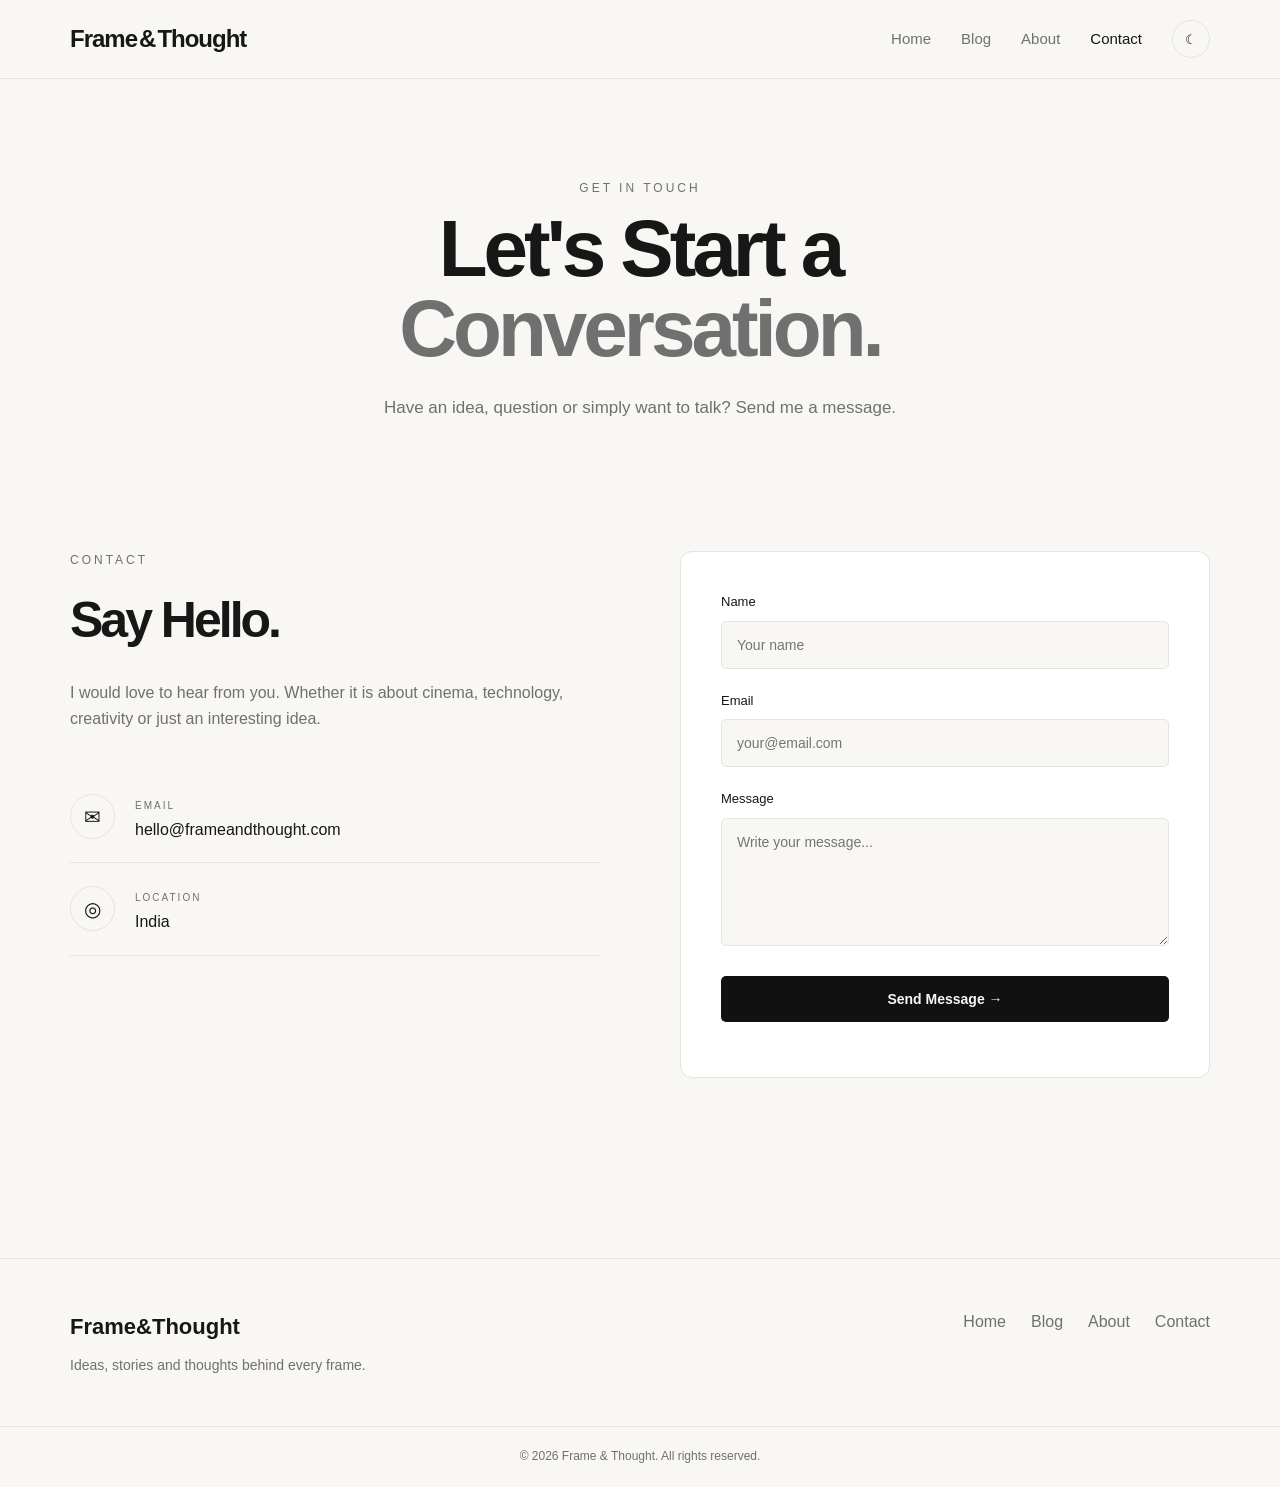
<file: contact.html>
<!DOCTYPE html>
<html lang="en">

<head>

    <meta charset="UTF-8">

    <meta name="viewport"
          content="width=device-width, initial-scale=1.0">

    <title>Contact | Frame & Thought</title>

    <link rel="stylesheet" href="style.css">

</head>


<body>


<header>

    <nav class="navbar">

        <a href="index.html" class="logo">
            Frame<span>&</span>Thought
        </a>

        <button class="menu-btn" id="menuBtn">
            ☰
        </button>

        <ul class="nav-links" id="navLinks">

            <li>
                <a href="index.html">
                    Home
                </a>
            </li>

            <li>
                <a href="blog.html">
                    Blog
                </a>
            </li>

            <li>
                <a href="about.html">
                    About
                </a>
            </li>

            <li>
                <a href="contact.html"
                   class="active">
                    Contact
                </a>
            </li>

            <li>
                <button id="themeBtn"
                        class="theme-btn">
                    ☾
                </button>
            </li>

        </ul>

    </nav>

</header>


<main>


    <section class="page-hero">

        <p class="section-label">
            GET IN TOUCH
        </p>

        <h1>
            Let's Start a
            <span>Conversation.</span>
        </h1>

        <p>
            Have an idea, question or simply want to talk?
            Send me a message.
        </p>

    </section>



    <section class="contact-section">


        <div class="contact-info">

            <p class="section-label">
                CONTACT
            </p>

            <h2>
                Say Hello.
            </h2>

            <p>
                I would love to hear from you.
                Whether it is about cinema, technology,
                creativity or just an interesting idea.
            </p>


            <div class="contact-details">

                <div class="contact-item">

                    <span class="contact-icon">
                        ✉
                    </span>

                    <div>

                        <small>
                            EMAIL
                        </small>

                        <p>
                            hello@frameandthought.com
                        </p>

                    </div>

                </div>


                <div class="contact-item">

                    <span class="contact-icon">
                        ◎
                    </span>

                    <div>

                        <small>
                            LOCATION
                        </small>

                        <p>
                            India
                        </p>

                    </div>

                </div>

            </div>

        </div>



        <div class="contact-form-box">

            <form id="contactForm">

                <div class="form-group">

                    <label for="name">
                        Name
                    </label>

                    <input
                        type="text"
                        id="name"
                        placeholder="Your name"
                        required>

                </div>


                <div class="form-group">

                    <label for="email">
                        Email
                    </label>

                    <input
                        type="email"
                        id="email"
                        placeholder="your@email.com"
                        required>

                </div>


                <div class="form-group">

                    <label for="message">
                        Message
                    </label>

                    <textarea
                        id="message"
                        rows="6"
                        placeholder="Write your message..."
                        required></textarea>

                </div>


                <button
                    type="submit"
                    class="submit-btn">

                    Send Message →

                </button>


                <p
                    id="formMessage"
                    class="form-message">
                </p>

            </form>

        </div>

    </section>


</main>



<footer>

    <div class="footer-content">

        <div>

            <h3>
                Frame<span>&</span>Thought
            </h3>

            <p>
                Ideas, stories and thoughts behind every frame.
            </p>

        </div>


        <div class="footer-links">

            <a href="index.html">Home</a>
            <a href="blog.html">Blog</a>
            <a href="about.html">About</a>
            <a href="contact.html">Contact</a>

        </div>

    </div>


    <div class="footer-bottom">

        <p>
            © 2026 Frame & Thought. All rights reserved.
        </p>

    </div>

</footer>


<script src="script.js"></script>

</body>
</html>
</file>
<file: style.css>
* {
    margin: 0;
    padding: 0;
    box-sizing: border-box;
}

html {
    scroll-behavior: smooth;
}

body {
    font-family: Arial, Helvetica, sans-serif;
    background: var(--bg);
    color: var(--text);
    line-height: 1.6;
    transition: 0.3s;
}


/* =========================
   THEME
========================= */

:root {
    --bg: #f8f7f4;
    --card-bg: #ffffff;
    --text: #171717;
    --muted: #707070;
    --border: #e4e4e4;
    --accent: #111111;
}

body.dark-mode {
    --bg: #111111;
    --card-bg: #1b1b1b;
    --text: #f5f5f5;
    --muted: #aaaaaa;
    --border: #333333;
    --accent: #ffffff;
}


/* =========================
   NAVBAR
========================= */

header {
    position: sticky;
    top: 0;
    z-index: 1000;
    background: var(--bg);
    border-bottom: 1px solid var(--border);
}

.navbar {
    max-width: 1200px;
    margin: auto;
    padding: 20px 30px;
    display: flex;
    align-items: center;
    justify-content: space-between;
}

.logo {
    color: var(--text);
    text-decoration: none;
    font-size: 24px;
    font-weight: 700;
    letter-spacing: -1px;
}

.logo span {
    margin: 0 2px;
}

.nav-links {
    display: flex;
    align-items: center;
    gap: 30px;
    list-style: none;
}

.nav-links a {
    text-decoration: none;
    color: var(--muted);
    font-size: 15px;
    transition: 0.3s;
}

.nav-links a:hover,
.nav-links a.active {
    color: var(--text);
}

.theme-btn {
    border: 1px solid var(--border);
    background: transparent;
    color: var(--text);
    width: 38px;
    height: 38px;
    border-radius: 50%;
    cursor: pointer;
}

.menu-btn {
    display: none;
    border: none;
    background: transparent;
    color: var(--text);
    font-size: 25px;
    cursor: pointer;
}


/* =========================
   HERO
========================= */

.hero {
    min-height: 80vh;
    display: flex;
    align-items: center;
    justify-content: center;
    text-align: center;
    padding: 80px 20px;
}

.hero-content {
    max-width: 850px;
}

.hero-small {
    font-size: 12px;
    letter-spacing: 4px;
    color: var(--muted);
    margin-bottom: 20px;
}

.hero h1 {
    font-size: clamp(50px, 8vw, 100px);
    line-height: 0.95;
    letter-spacing: -5px;
    margin-bottom: 30px;
}

.hero h1 span {
    color: var(--muted);
}

.hero-description {
    max-width: 600px;
    margin: auto;
    color: var(--muted);
    font-size: 18px;
}

.hero-btn {
    display: inline-block;
    margin-top: 35px;
    padding: 14px 25px;
    background: var(--accent);
    color: var(--bg);
    text-decoration: none;
    border-radius: 5px;
    transition: 0.3s;
}

.hero-btn:hover {
    transform: translateY(-3px);
}


/* =========================
   SECTIONS
========================= */

.featured,
.blog-list {
    max-width: 1200px;
    margin: auto;
    padding: 80px 30px;
}

.section-heading {
    display: flex;
    justify-content: space-between;
    align-items: end;
    margin-bottom: 40px;
}

.section-label {
    color: var(--muted);
    font-size: 12px;
    letter-spacing: 3px;
    margin-bottom: 10px;
}

.section-heading h2 {
    font-size: 42px;
    letter-spacing: -2px;
}

.view-all {
    color: var(--text);
    text-decoration: none;
    border-bottom: 1px solid var(--text);
}


/* =========================
   BLOG GRID
========================= */

.blog-grid {
    display: grid;
    grid-template-columns: repeat(3, 1fr);
    gap: 30px;
}

.blog-card {
    background: var(--card-bg);
    border: 1px solid var(--border);
    border-radius: 12px;
    overflow: hidden;
    transition: 0.3s;
}

.blog-card:hover {
    transform: translateY(-6px);
}


/* =========================
   IMAGES
========================= */

.blog-image {
    position: relative;
    width: 100%;
    height: 240px;
    overflow: hidden;
    background: #dddddd;
}

.blog-image img {
    width: 100%;
    height: 100%;
    display: block;
    object-fit: cover;
    object-position: center;
    transition: transform 0.5s ease;
}

.blog-card:hover .blog-image img {
    transform: scale(1.05);
}

.blog-image span {
    position: absolute;
    bottom: 15px;
    left: 15px;
    background: rgba(0, 0, 0, 0.75);
    color: white;
    padding: 6px 12px;
    border-radius: 20px;
    font-size: 12px;
}


/* ABOUT IMAGE */

.about-image {
    width: 100%;
    height: 500px;
    overflow: hidden;
    border-radius: 14px;
}

.about-image img {
    width: 100%;
    height: 100%;
    object-fit: cover;
    display: block;
}


/* =========================
   BLOG CONTENT
========================= */

.blog-content {
    padding: 25px;
}

.blog-date {
    color: var(--muted);
    font-size: 12px;
    margin-bottom: 10px;
}

.blog-content h3 {
    font-size: 22px;
    line-height: 1.25;
    margin-bottom: 12px;
}

.blog-content p {
    color: var(--muted);
    font-size: 14px;
}

.read-more {
    display: inline-block;
    margin-top: 20px;
    border: none;
    background: none;
    color: var(--text);
    cursor: pointer;
    text-decoration: none;
    font-weight: 600;
    font-size: 14px;
}


/* =========================
   BLOG HEADER
========================= */

.blog-header {
    max-width: 900px;
    margin: auto;
    padding: 100px 30px 60px;
    text-align: center;
}

.blog-header h1 {
    font-size: 70px;
    letter-spacing: -4px;
    margin-bottom: 20px;
}

.blog-header > p:last-child {
    color: var(--muted);
}


/* =========================
   SEARCH
========================= */

.blog-controls {
    max-width: 1200px;
    margin: auto;
    padding: 0 30px 50px;
}

#searchInput {
    width: 100%;
    padding: 16px 18px;
    background: var(--card-bg);
    border: 1px solid var(--border);
    color: var(--text);
    border-radius: 6px;
    font-size: 15px;
    outline: none;
}

.categories {
    display: flex;
    gap: 10px;
    margin-top: 20px;
    flex-wrap: wrap;
}

.category {
    padding: 10px 18px;
    border: 1px solid var(--border);
    background: transparent;
    color: var(--text);
    border-radius: 20px;
    cursor: pointer;
}

.category.active,
.category:hover {
    background: var(--accent);
    color: var(--bg);
}

.no-results {
    display: none;
    text-align: center;
    color: var(--muted);
    padding: 50px;
}


/* =========================
   ABOUT PAGE
========================= */

.page-hero {
    max-width: 900px;
    margin: auto;
    padding: 100px 30px 70px;
    text-align: center;
}

.page-hero h1 {
    font-size: clamp(50px, 7vw, 80px);
    line-height: 1;
    letter-spacing: -4px;
    margin-bottom: 25px;
}

.page-hero h1 span {
    color: var(--muted);
}

.page-hero > p:last-child {
    color: var(--muted);
    max-width: 600px;
    margin: auto;
    font-size: 17px;
}


/* ABOUT SECTION */

.about-section {
    max-width: 1200px;
    margin: auto;
    padding: 60px 30px 100px;

    display: grid;
    grid-template-columns: 1fr 1fr;
    gap: 70px;

    align-items: center;
}

.about-text h2 {
    font-size: 45px;
    letter-spacing: -2px;
    margin-bottom: 25px;
}

.about-text p:not(.section-label) {
    color: var(--muted);
    margin-bottom: 18px;
}


/* VALUES */

.about-values {
    max-width: 1200px;
    margin: auto;
    padding: 80px 30px;
    border-top: 1px solid var(--border);
}

.about-values > h2 {
    font-size: 45px;
    letter-spacing: -2px;
    margin-bottom: 40px;
}

.values-grid {
    display: grid;
    grid-template-columns: repeat(3, 1fr);
    gap: 25px;
}

.value-card {
    padding: 35px;
    background: var(--card-bg);
    border: 1px solid var(--border);
    border-radius: 12px;
}

.value-number {
    color: var(--muted);
    font-size: 13px;
    margin-bottom: 35px;
}

.value-card h3 {
    font-size: 25px;
    margin-bottom: 10px;
}

.value-card p {
    color: var(--muted);
    font-size: 14px;
}


/* =========================
   CONTACT PAGE
========================= */

.contact-section {
    max-width: 1200px;
    margin: auto;
    padding: 60px 30px 100px;

    display: grid;
    grid-template-columns: 1fr 1fr;

    gap: 80px;
}


.contact-info h2 {
    font-size: 50px;
    letter-spacing: -3px;
    margin-bottom: 20px;
}

.contact-info > p:not(.section-label) {
    color: var(--muted);
    max-width: 500px;
}


.contact-details {
    margin-top: 40px;
}


.contact-item {
    display: flex;
    align-items: center;
    gap: 20px;

    padding: 20px 0;

    border-bottom: 1px solid var(--border);
}


.contact-icon {
    width: 45px;
    height: 45px;

    border: 1px solid var(--border);

    border-radius: 50%;

    display: flex;
    align-items: center;
    justify-content: center;

    font-size: 20px;
}


.contact-item small {
    font-size: 10px;
    letter-spacing: 2px;
    color: var(--muted);
}


.contact-item p {
    color: var(--text);
}


/* FORM */

.contact-form-box {
    background: var(--card-bg);

    border: 1px solid var(--border);

    border-radius: 12px;

    padding: 40px;
}


.form-group {
    margin-bottom: 22px;
}


.form-group label {
    display: block;

    font-size: 13px;

    margin-bottom: 8px;
}


.form-group input,
.form-group textarea {
    width: 100%;

    padding: 15px;

    border: 1px solid var(--border);

    background: var(--bg);

    color: var(--text);

    border-radius: 5px;

    outline: none;

    font-family: inherit;

    font-size: 14px;
}


.form-group textarea {
    resize: vertical;
}


.form-group input:focus,
.form-group textarea:focus {
    border-color: var(--text);
}


.submit-btn {
    width: 100%;

    padding: 15px;

    background: var(--accent);

    color: var(--bg);

    border: none;

    border-radius: 5px;

    cursor: pointer;

    font-size: 14px;

    font-weight: 600;
}


.form-message {
    text-align: center;

    margin-top: 15px;

    color: var(--muted);

    font-size: 13px;
}


/* =========================
   MODAL
========================= */

.modal {
    display: none;

    position: fixed;

    inset: 0;

    background: rgba(0, 0, 0, 0.75);

    z-index: 2000;

    align-items: center;

    justify-content: center;

    padding: 20px;
}

.modal.show {
    display: flex;
}

.modal-content {
    position: relative;

    max-width: 700px;

    width: 100%;

    max-height: 80vh;

    overflow-y: auto;

    background: var(--card-bg);

    color: var(--text);

    padding: 45px;

    border-radius: 12px;
}

.modal-content h2 {
    font-size: 35px;

    line-height: 1.2;

    margin-bottom: 15px;
}

.modal-content p:last-child {
    color: var(--muted);
}

.modal-close {
    position: absolute;

    top: 15px;

    right: 20px;

    border: none;

    background: transparent;

    color: var(--text);

    font-size: 30px;

    cursor: pointer;
}


/* =========================
   FOOTER
========================= */

footer {
    margin-top: 80px;
    border-top: 1px solid var(--border);
}

.footer-content {
    max-width: 1200px;
    margin: auto;

    padding: 50px 30px;

    display: flex;

    justify-content: space-between;

    gap: 30px;
}

.footer-content h3 {
    font-size: 22px;
    margin-bottom: 10px;
}

.footer-content p {
    color: var(--muted);
    font-size: 14px;
}

.footer-links {
    display: flex;
    gap: 25px;
}

.footer-links a {
    color: var(--muted);
    text-decoration: none;
}

.footer-links a:hover {
    color: var(--text);
}

.footer-bottom {
    border-top: 1px solid var(--border);

    padding: 20px 30px;

    text-align: center;
}

.footer-bottom p {
    color: var(--muted);
    font-size: 12px;
}


/* =========================
   MOBILE
========================= */

@media (max-width: 800px) {

    .menu-btn {
        display: block;
    }

    .nav-links {
        display: none;

        position: absolute;

        top: 75px;

        left: 0;

        width: 100%;

        padding: 25px;

        background: var(--bg);

        border-bottom: 1px solid var(--border);

        flex-direction: column;

        gap: 20px;
    }

    .nav-links.show-menu {
        display: flex;
    }

    .blog-grid {
        grid-template-columns: 1fr;
    }

    .hero h1 {
        font-size: 55px;
        letter-spacing: -3px;
    }

    .section-heading {
        align-items: start;
        flex-direction: column;
        gap: 15px;
    }

    .blog-header h1 {
        font-size: 50px;
    }

    .about-section {
        grid-template-columns: 1fr;
        gap: 40px;
    }

    .about-image {
        height: 350px;
    }

    .values-grid {
        grid-template-columns: 1fr;
    }

    .contact-section {
        grid-template-columns: 1fr;
        gap: 40px;
    }

    .footer-content {
        flex-direction: column;
    }

    .footer-links {
        flex-wrap: wrap;
    }
}


@media (max-width: 500px) {

    .navbar {
        padding: 18px 20px;
    }

    .featured,
    .blog-list {
        padding: 60px 20px;
    }

    .blog-controls {
        padding-left: 20px;
        padding-right: 20px;
    }

    .hero {
        min-height: 75vh;
    }

    .hero h1 {
        font-size: 45px;
    }

    .hero-description {
        font-size: 16px;
    }

    .page-hero {
        padding: 70px 20px 50px;
    }

    .page-hero h1 {
        font-size: 45px;
    }

    .about-section,
    .about-values,
    .contact-section {
        padding-left: 20px;
        padding-right: 20px;
    }

    .about-text h2,
    .about-values > h2,
    .contact-info h2 {
        font-size: 38px;
    }

    .contact-form-box {
        padding: 25px;
    }

    .modal-content {
        padding: 30px 20px;
    }
}
</file>
